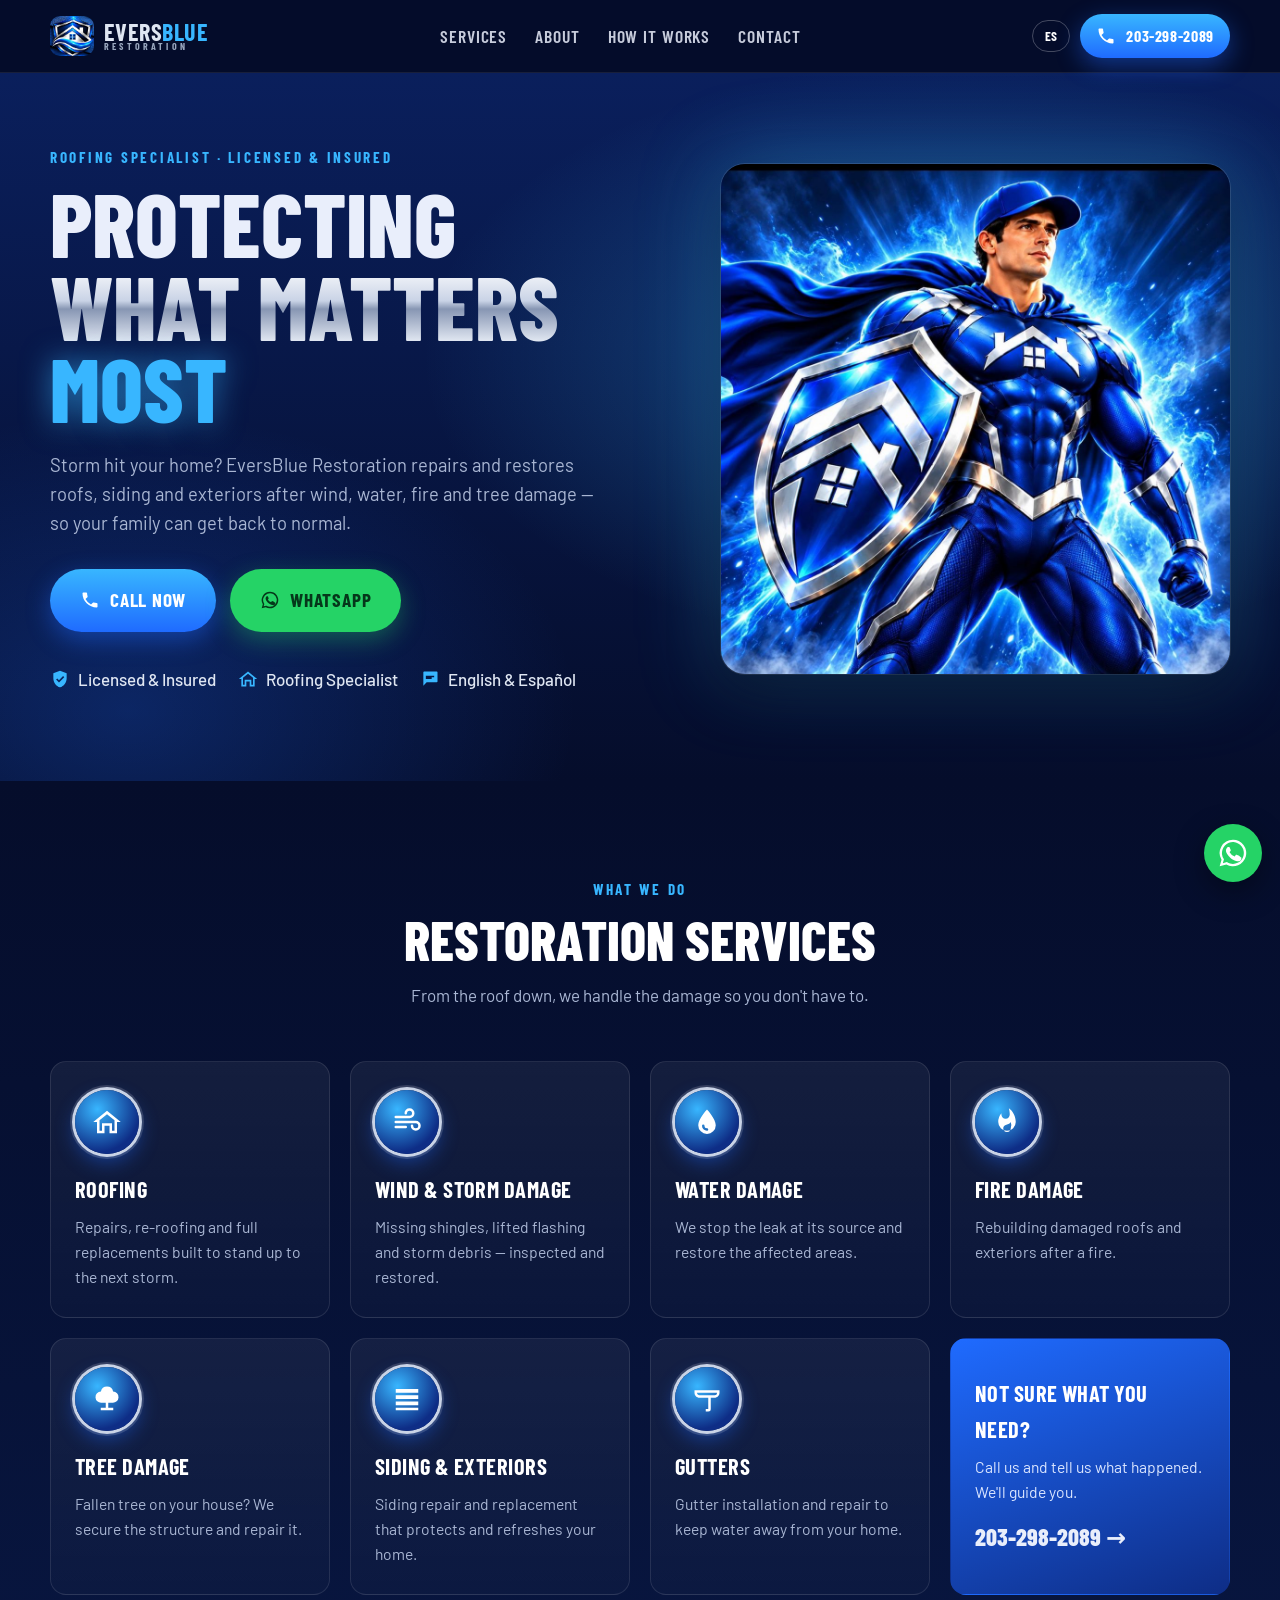
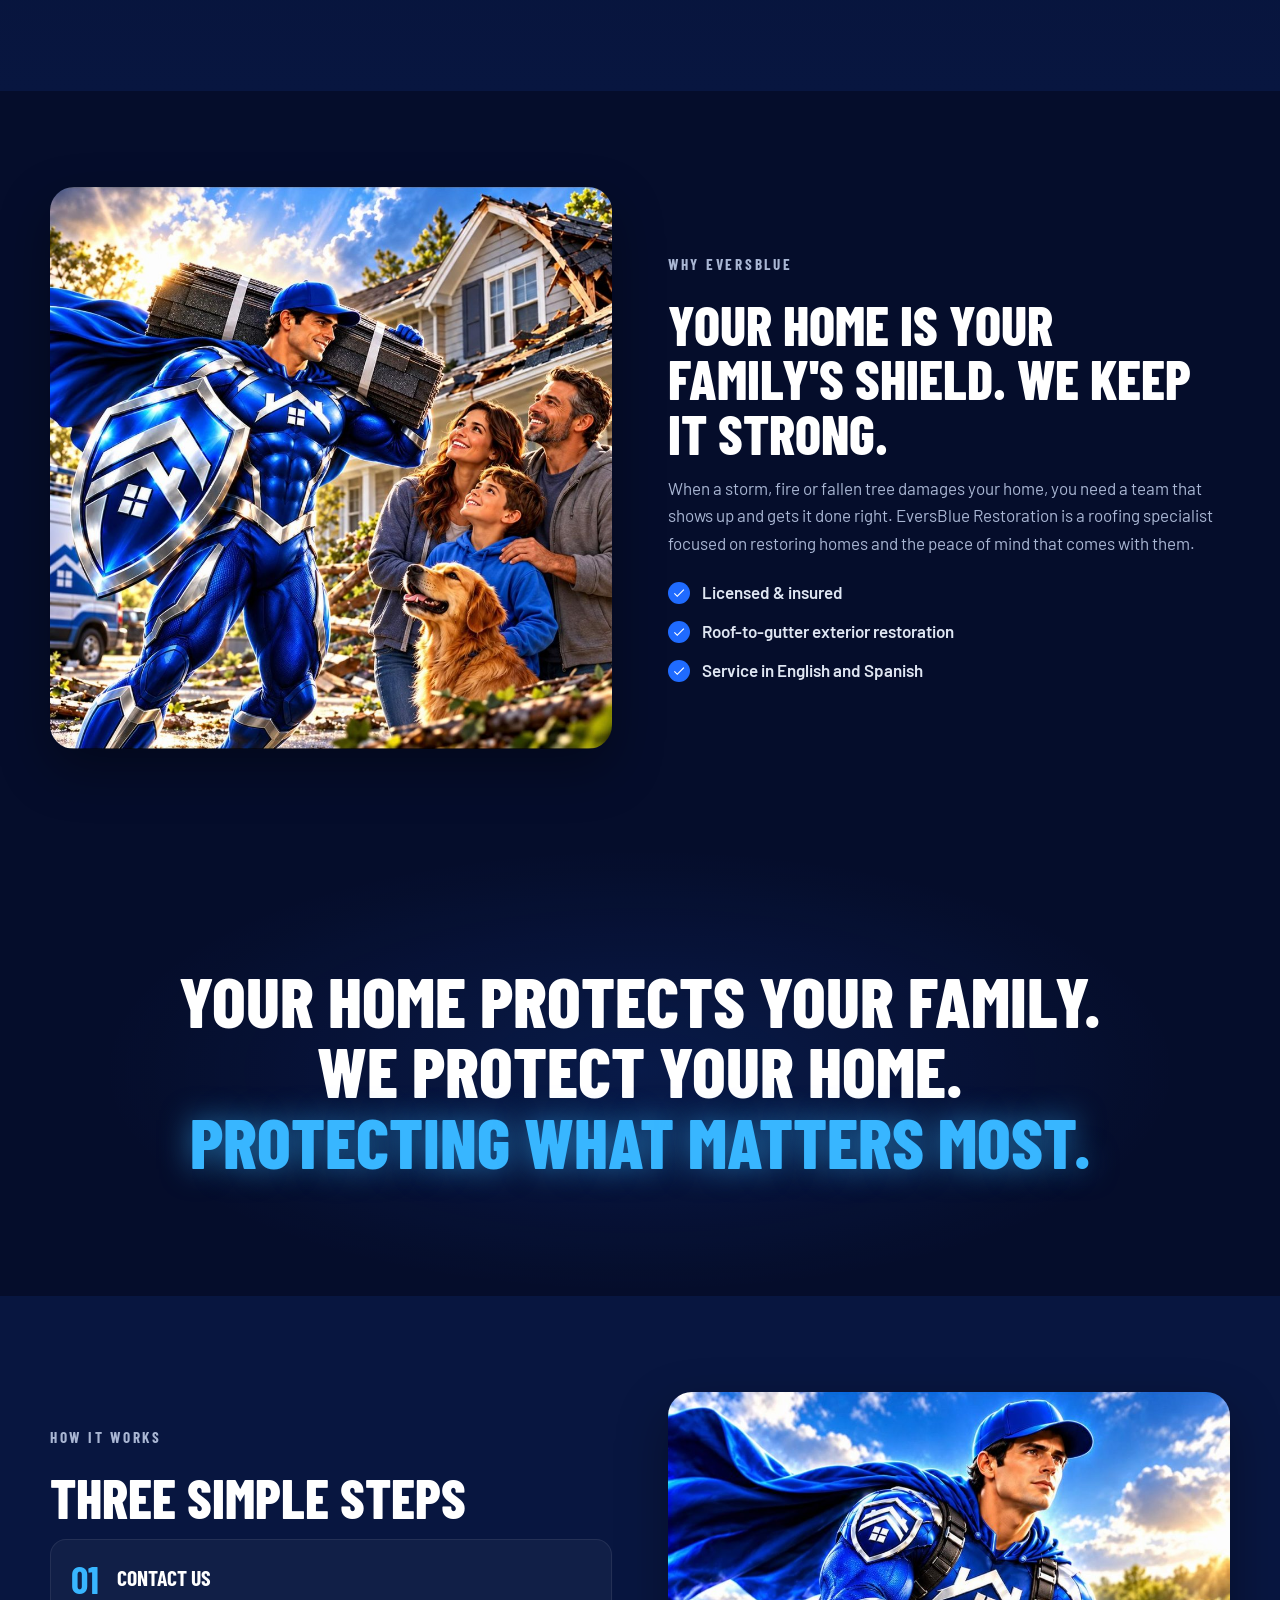
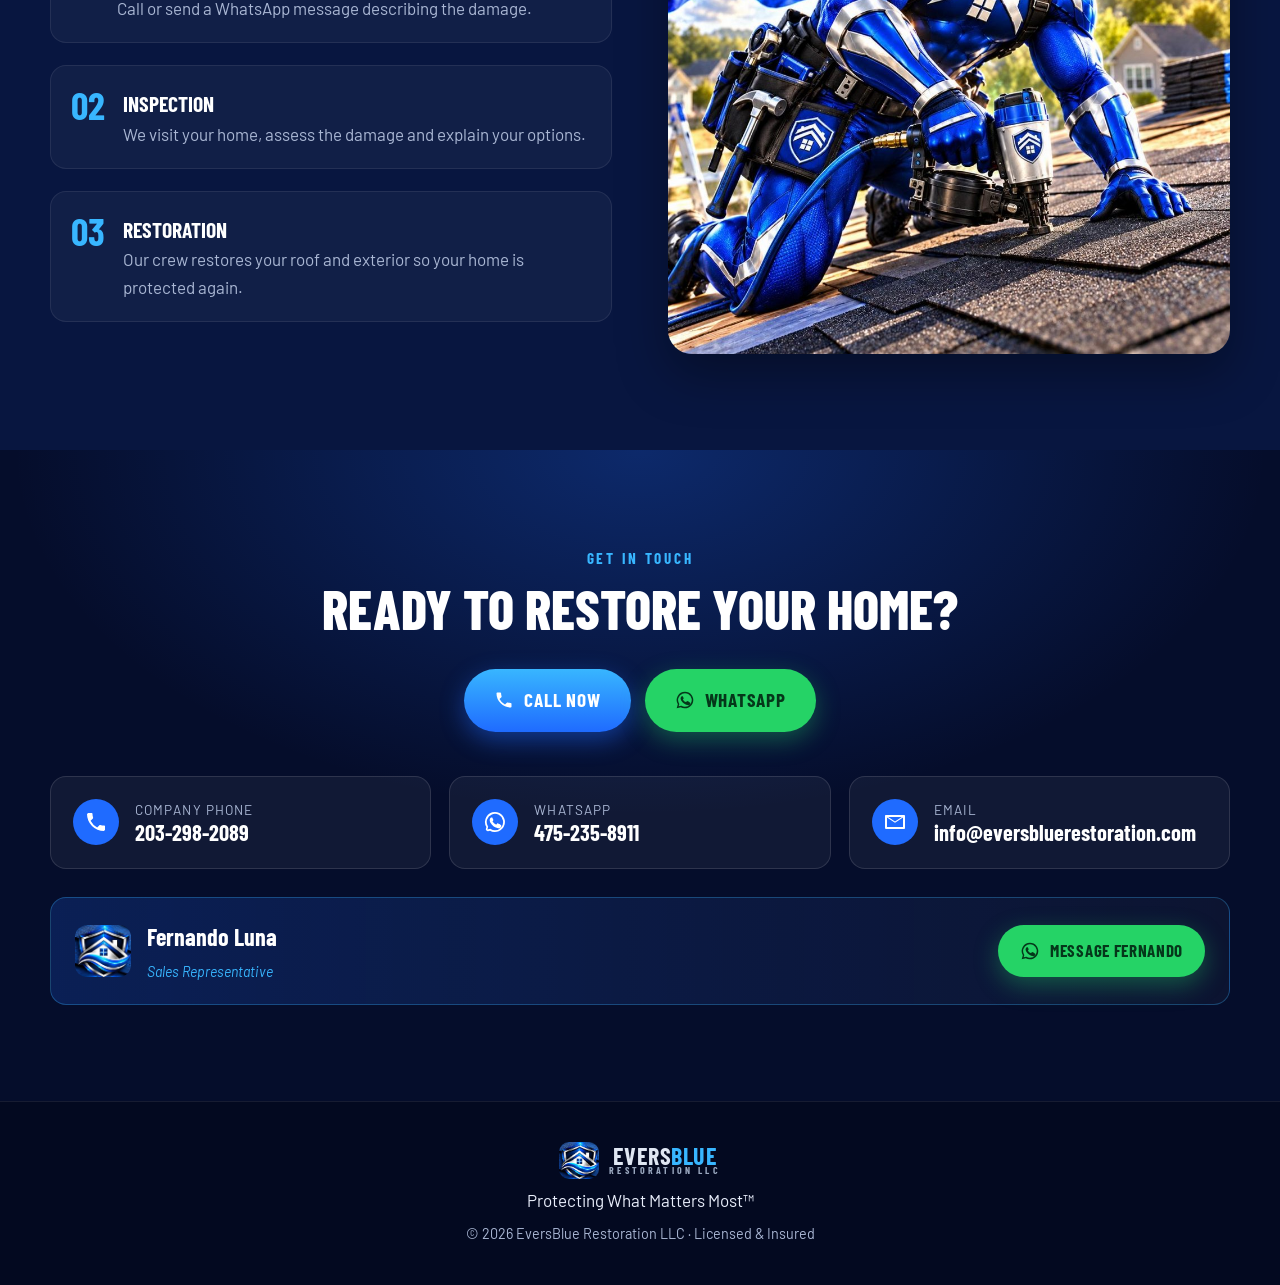
<file: index.html>
<!doctype html>
<html lang="en">
<head>
  <meta charset="utf-8">
  <meta name="viewport" content="width=device-width, initial-scale=1">
  <title data-en="EversBlue Restoration LLC | Roofing &amp; Storm Damage Restoration" data-es="EversBlue Restoration LLC | Techos y Restauración por Daños de Tormenta">EversBlue Restoration LLC | Roofing &amp; Storm Damage Restoration</title>
  <meta name="description" content="EversBlue Restoration LLC – Roofing specialist. Wind, water, fire and tree damage restoration, siding, exteriors and gutters. Licensed & Insured. Call 203-298-2089.">
  <meta name="theme-color" content="#0a1f5c">
  <link rel="icon" type="image/png" href="assets/favicon.png">
  <!-- Open Graph (vista previa al compartir en WhatsApp / Facebook) -->
  <meta property="og:title" content="EversBlue Restoration LLC – Protecting What Matters Most">
  <meta property="og:description" content="Roofing specialist · Wind, water, fire & tree damage · Siding & gutters. Licensed & Insured.">
  <meta property="og:image" content="https://mapj20.github.io/eversblue/assets/img/og.jpg">
  <meta property="og:image:width" content="1200">
  <meta property="og:image:height" content="628">
  <meta property="og:url" content="https://mapj20.github.io/eversblue/">
  <meta property="og:type" content="website">
  <meta name="twitter:card" content="summary_large_image">

  <link rel="preconnect" href="https://fonts.googleapis.com">
  <link rel="preconnect" href="https://fonts.gstatic.com" crossorigin>
  <link href="https://fonts.googleapis.com/css2?family=Barlow+Condensed:wght@600;700;800&family=Barlow:wght@400;500;600&display=swap" rel="stylesheet">
  <link rel="stylesheet" href="styles.css">

  <!-- Datos estructurados para Google (negocio local) -->
  <script type="application/ld+json">
  {
    "@context": "https://schema.org",
    "@type": "RoofingContractor",
    "name": "EversBlue Restoration LLC",
    "slogan": "Protecting What Matters Most",
    "telephone": "+1-203-298-2089",
    "email": "info@eversbluerestoration.com",
    "url": "https://www.eversbluerestoration.com",
    "image": "https://www.eversbluerestoration.com/assets/img/og.jpg"
  }
  </script>
</head>
<body>

<a class="skip-link" href="#main" data-en="Skip to content" data-es="Saltar al contenido">Skip to content</a>

<!-- ============ HEADER ============ -->
<header class="header" id="top">
  <div class="container header__inner">
    <a href="#top" class="brand" aria-label="EversBlue Restoration – inicio">
      <img src="assets/img/logo.jpg" alt="" width="44" height="40">
      <span class="brand__text"><b>EVERS</b><b class="blue">BLUE</b><small>RESTORATION</small></span>
    </a>
    <nav class="nav" id="nav">
      <a href="#services" data-en="Services" data-es="Servicios">Services</a>
      <a href="#about" data-en="About" data-es="Nosotros">About</a>
      <a href="#process" data-en="How it works" data-es="Cómo trabajamos">How it works</a>
      <a href="#contact" data-en="Contact" data-es="Contacto">Contact</a>
    </nav>
    <div class="header__actions">
      <button class="lang" id="langBtn" type="button" aria-label="Cambiar idioma / Change language">ES</button>
      <a class="btn btn--sm btn--primary" href="tel:+12032982089" aria-label="Call 203-298-2089" data-aria-en="Call 203-298-2089" data-aria-es="Llamar al 203-298-2089">
        <svg class="ico" viewBox="0 0 24 24" aria-hidden="true"><use href="#i-phone"/></svg><span>203-298-2089</span>
      </a>
      <button class="menu-toggle" id="menuBtn" aria-label="Menú" aria-expanded="false"><span></span><span></span><span></span></button>
    </div>
  </div>
</header>

<main id="main">
<!-- ============ HERO ============ -->
<section class="hero">
  <div class="hero__bg" aria-hidden="true"></div>
  <div class="container hero__grid">
    <div class="hero__copy">
      <p class="eyebrow rise" style="--i:0" data-en="Roofing Specialist · Licensed &amp; Insured" data-es="Especialistas en techos · Con licencia y asegurados">Roofing Specialist · Licensed &amp; Insured</p>
      <h1>
        <span class="rise" style="--i:1" data-en="Protecting" data-es="Protegiendo">Protecting</span>
        <span class="metal rise" style="--i:2" data-en="What Matters" data-es="Lo Que Más">What Matters</span>
        <span class="glow rise" style="--i:3" data-en="Most" data-es="Importa">Most</span>
      </h1>
      <p class="lead rise" style="--i:4" data-en="Storm hit your home? EversBlue Restoration repairs and restores roofs, siding and exteriors after wind, water, fire and tree damage — so your family can get back to normal." data-es="¿La tormenta afectó su casa? EversBlue Restoration repara y restaura techos, revestimientos y exteriores dañados por viento, agua, fuego o árboles, para que su familia vuelva a la normalidad.">Storm hit your home? EversBlue Restoration repairs and restores roofs, siding and exteriors after wind, water, fire and tree damage — so your family can get back to normal.</p>
      <div class="hero__cta rise" style="--i:5">
        <a class="btn btn--primary btn--lg" href="tel:+12032982089">
          <svg class="ico" viewBox="0 0 24 24"><use href="#i-phone"/></svg>
          <span data-en="Call Now" data-es="Llame Ahora">Call Now</span>
        </a>
        <a class="btn btn--wa btn--lg" href="https://wa.me/14752358911" target="_blank" rel="noopener">
          <svg class="ico" viewBox="0 0 24 24"><use href="#i-wa"/></svg>
          <span>WhatsApp</span>
        </a>
      </div>
      <ul class="badges rise" style="--i:6">
        <li><svg class="ico" viewBox="0 0 24 24"><use href="#i-shield"/></svg><span data-en="Licensed &amp; Insured" data-es="Con licencia y seguro">Licensed &amp; Insured</span></li>
        <li><svg class="ico" viewBox="0 0 24 24"><use href="#i-roof"/></svg><span data-en="Roofing Specialist" data-es="Especialistas en techos">Roofing Specialist</span></li>
        <li><svg class="ico" viewBox="0 0 24 24"><use href="#i-chat"/></svg><span data-en="English &amp; Español" data-es="Inglés y Español">English &amp; Español</span></li>
      </ul>
    </div>
    <div class="hero__img rise" style="--i:3">
      <img src="assets/img/hero.jpg" alt="EversBlue Restoration hero with shield" width="1100" height="1126">
    </div>
  </div>
</section>

<!-- ============ SERVICES ============ -->
<section class="section services" id="services">
  <div class="container">
    <header class="section__head reveal">
      <p class="eyebrow" data-en="What we do" data-es="Lo que hacemos">What we do</p>
      <h2 data-en="Restoration services" data-es="Servicios de restauración">Restoration services</h2>
      <p data-en="From the roof down, we handle the damage so you don't have to." data-es="Desde el techo hacia abajo, nos encargamos del daño para que usted no tenga que hacerlo.">From the roof down, we handle the damage so you don't have to.</p>
    </header>
    <div class="grid">
      <article class="card reveal"><div class="card__icon"><svg viewBox="0 0 24 24"><use href="#i-roof"/></svg></div>
        <h3 data-en="Roofing" data-es="Techos">Roofing</h3>
        <p data-en="Repairs, re-roofing and full replacements built to stand up to the next storm." data-es="Reparaciones, re-techado y reemplazos completos, listos para la próxima tormenta.">Repairs, re-roofing and full replacements built to stand up to the next storm.</p></article>
      <article class="card reveal"><div class="card__icon"><svg viewBox="0 0 24 24"><use href="#i-wind"/></svg></div>
        <h3 data-en="Wind &amp; Storm Damage" data-es="Daños por viento y tormenta">Wind &amp; Storm Damage</h3>
        <p data-en="Missing shingles, lifted flashing and storm debris — inspected and restored." data-es="Tejas arrancadas, tapajuntas levantados y escombros — inspeccionados y restaurados.">Missing shingles, lifted flashing and storm debris — inspected and restored.</p></article>
      <article class="card reveal"><div class="card__icon"><svg viewBox="0 0 24 24"><use href="#i-drop"/></svg></div>
        <h3 data-en="Water Damage" data-es="Daños por agua">Water Damage</h3>
        <p data-en="We stop the leak at its source and restore the affected areas." data-es="Detenemos la filtración en su origen y restauramos las áreas afectadas.">We stop the leak at its source and restore the affected areas.</p></article>
      <article class="card reveal"><div class="card__icon"><svg viewBox="0 0 24 24"><use href="#i-fire"/></svg></div>
        <h3 data-en="Fire Damage" data-es="Daños por fuego">Fire Damage</h3>
        <p data-en="Rebuilding damaged roofs and exteriors after a fire." data-es="Reconstrucción de techos y exteriores dañados por incendio.">Rebuilding damaged roofs and exteriors after a fire.</p></article>
      <article class="card reveal"><div class="card__icon"><svg viewBox="0 0 24 24"><use href="#i-tree"/></svg></div>
        <h3 data-en="Tree Damage" data-es="Daños por árboles">Tree Damage</h3>
        <p data-en="Fallen tree on your house? We secure the structure and repair it." data-es="¿Le cayó un árbol a su casa? Aseguramos la estructura y la reparamos.">Fallen tree on your house? We secure the structure and repair it.</p></article>
      <article class="card reveal"><div class="card__icon"><svg viewBox="0 0 24 24"><use href="#i-siding"/></svg></div>
        <h3 data-en="Siding &amp; Exteriors" data-es="Revestimiento y exteriores">Siding &amp; Exteriors</h3>
        <p data-en="Siding repair and replacement that protects and refreshes your home." data-es="Reparación y reemplazo de revestimiento que protege y renueva su casa.">Siding repair and replacement that protects and refreshes your home.</p></article>
      <article class="card reveal"><div class="card__icon"><svg viewBox="0 0 24 24"><use href="#i-gutter"/></svg></div>
        <h3 data-en="Gutters" data-es="Canaletas">Gutters</h3>
        <p data-en="Gutter installation and repair to keep water away from your home." data-es="Instalación y reparación de canaletas para alejar el agua de su casa.">Gutter installation and repair to keep water away from your home.</p></article>
      <a class="card card--cta reveal" href="tel:+12032982089">
        <h3 data-en="Not sure what you need?" data-es="¿No sabe qué necesita?">Not sure what you need?</h3>
        <p data-en="Call us and tell us what happened. We'll guide you." data-es="Llámenos y cuéntenos qué pasó. Le orientamos.">Call us and tell us what happened. We'll guide you.</p>
        <span class="card__link">203-298-2089 →</span>
      </a>
    </div>
  </div>
</section>

<!-- ============ ABOUT ============ -->
<section class="section about" id="about">
  <div class="container split">
    <div class="split__img reveal"><img src="assets/img/familia.jpg" alt="EversBlue hero carrying shingles to a family's storm-damaged home" loading="lazy" width="1000" height="1019"></div>
    <div class="split__copy reveal">
      <p class="eyebrow" data-en="Why EversBlue" data-es="Por qué EversBlue">Why EversBlue</p>
      <h2 data-en="Your home is your family's shield. We keep it strong." data-es="Su casa es el escudo de su familia. Nosotros la mantenemos fuerte.">Your home is your family's shield. We keep it strong.</h2>
      <p data-en="When a storm, fire or fallen tree damages your home, you need a team that shows up and gets it done right. EversBlue Restoration is a roofing specialist focused on restoring homes and the peace of mind that comes with them." data-es="Cuando una tormenta, un incendio o un árbol caído daña su casa, necesita un equipo que llegue y haga bien el trabajo. EversBlue Restoration es especialista en techos, enfocado en restaurar hogares y la tranquilidad que viene con ellos.">When a storm, fire or fallen tree damages your home, you need a team that shows up and gets it done right. EversBlue Restoration is a roofing specialist focused on restoring homes and the peace of mind that comes with them.</p>
      <ul class="checks">
        <li data-en="Licensed &amp; insured" data-es="Con licencia y asegurados">Licensed &amp; insured</li>
        <li data-en="Roof-to-gutter exterior restoration" data-es="Restauración exterior completa, del techo a las canaletas">Roof-to-gutter exterior restoration</li>
        <li data-en="Service in English and Spanish" data-es="Atención en inglés y español">Service in English and Spanish</li>
      </ul>
    </div>
  </div>
</section>

<!-- ============ LEMA (las palabras se encienden al hacer scroll) ============ -->
<section class="tagline">
  <div class="container">
    <p class="tagline__text" id="tagline">
      <span class="line" data-en="Your home protects your family." data-es="Su casa protege a su familia.">Your home protects your family.</span>
      <span class="line" data-en="We protect your home." data-es="Nosotros protegemos su casa.">We protect your home.</span>
      <span class="line line--glow" data-en="Protecting what matters most." data-es="Protegiendo lo que más importa.">Protecting what matters most.</span>
    </p>
  </div>
</section>

<!-- ============ PROCESS ============ -->
<section class="section process" id="process">
  <div class="container split split--rev">
    <div class="split__img reveal"><img src="assets/img/techo.jpg" alt="EversBlue roofer installing shingles" loading="lazy" width="1000" height="1021"></div>
    <div class="split__copy reveal">
      <p class="eyebrow" data-en="How it works" data-es="Cómo trabajamos">How it works</p>
      <h2 data-en="Three simple steps" data-es="Tres pasos simples">Three simple steps</h2>
      <ol class="steps">
        <li><b>01</b><div><h3 data-en="Contact us" data-es="Contáctenos">Contact us</h3><p data-en="Call or send a WhatsApp message describing the damage." data-es="Llame o envíe un WhatsApp describiendo el daño.">Call or send a WhatsApp message describing the damage.</p></div></li>
        <li><b>02</b><div><h3 data-en="Inspection" data-es="Inspección">Inspection</h3><p data-en="We visit your home, assess the damage and explain your options." data-es="Visitamos su casa, evaluamos el daño y le explicamos sus opciones.">We visit your home, assess the damage and explain your options.</p></div></li>
        <li><b>03</b><div><h3 data-en="Restoration" data-es="Restauración">Restoration</h3><p data-en="Our crew restores your roof and exterior so your home is protected again." data-es="Nuestro equipo restaura su techo y exterior para que su casa vuelva a estar protegida.">Our crew restores your roof and exterior so your home is protected again.</p></div></li>
      </ol>
    </div>
  </div>
</section>

<!-- ============ CONTACT ============ -->
<section class="section contact" id="contact">
  <div class="container">
    <header class="section__head reveal">
      <p class="eyebrow" data-en="Get in touch" data-es="Contáctenos">Get in touch</p>
      <h2 data-en="Ready to restore your home?" data-es="¿Listo para restaurar su casa?">Ready to restore your home?</h2>
    </header>
    <div class="hero__cta contact__cta reveal">
      <a class="btn btn--primary btn--lg" href="tel:+12032982089">
        <svg class="ico" viewBox="0 0 24 24"><use href="#i-phone"/></svg>
        <span data-en="Call Now" data-es="Llame Ahora">Call Now</span>
      </a>
      <a class="btn btn--wa btn--lg" href="https://wa.me/14752358911" target="_blank" rel="noopener">
        <svg class="ico" viewBox="0 0 24 24"><use href="#i-wa"/></svg>
        <span>WhatsApp</span>
      </a>
    </div>
    <div class="contact__grid">
      <a class="contact__item reveal" href="tel:+12032982089">
        <svg class="ico" viewBox="0 0 24 24"><use href="#i-phone"/></svg>
        <span><small data-en="Company phone" data-es="Teléfono de la empresa">Company phone</small><b>203-298-2089</b></span></a>
      <a class="contact__item reveal" href="https://wa.me/14752358911" target="_blank" rel="noopener">
        <svg class="ico" viewBox="0 0 24 24"><use href="#i-wa"/></svg>
        <span><small>WhatsApp</small><b>475-235-8911</b></span></a>
      <a class="contact__item reveal" href="mailto:info@eversbluerestoration.com">
        <svg class="ico" viewBox="0 0 24 24"><use href="#i-mail"/></svg>
        <span><small>Email</small><b>info@eversbluerestoration.com</b></span></a>
    </div>
    <div class="rep reveal">
      <img src="assets/img/logo.jpg" alt="" width="56" height="52">
      <div><b>Fernando Luna</b><small data-en="Sales Representative" data-es="Representante de ventas">Sales Representative</small></div>
      <a class="btn btn--wa" href="https://wa.me/14752358911?text=Hi%20Fernando%2C%20I%20need%20help%20with%20my%20home." target="_blank" rel="noopener">
        <svg class="ico" viewBox="0 0 24 24"><use href="#i-wa"/></svg><span data-en="Message Fernando" data-es="Escribir a Fernando">Message Fernando</span></a>
    </div>
  </div>
</section>
</main>

<!-- ============ FOOTER ============ -->
<footer class="footer">
  <div class="container footer__inner">
    <div class="brand"><img src="assets/img/logo.jpg" alt="" width="40" height="36">
      <span class="brand__text"><b>EVERS</b><b class="blue">BLUE</b><small>RESTORATION LLC</small></span></div>
    <p>Protecting What Matters Most™</p>
    <p class="muted">© <span id="year">2026</span> EversBlue Restoration LLC · <span data-en="Licensed &amp; Insured" data-es="Con licencia y asegurados">Licensed &amp; Insured</span></p>
  </div>
</footer>

<!-- Botón flotante WhatsApp -->
<a class="wa-float" href="https://wa.me/14752358911" target="_blank" rel="noopener" aria-label="WhatsApp">
  <svg viewBox="0 0 24 24"><use href="#i-wa"/></svg>
</a>

<!-- ============ ICONOS SVG ============ -->
<svg width="0" height="0" style="position:absolute" aria-hidden="true">
  <symbol id="i-phone" viewBox="0 0 24 24"><path fill="currentColor" d="M6.6 10.8a15.1 15.1 0 0 0 6.6 6.6l2.2-2.2c.3-.3.7-.4 1-.2 1.1.4 2.3.6 3.6.6.6 0 1 .4 1 1V20c0 .6-.4 1-1 1A17 17 0 0 1 3 4c0-.6.4-1 1-1h3.5c.6 0 1 .4 1 1 0 1.3.2 2.5.6 3.6.1.3 0 .7-.2 1z"/></symbol>
  <symbol id="i-wa" viewBox="0 0 24 24"><path fill="currentColor" d="M12 2a10 10 0 0 0-8.6 15.1L2 22l5-1.3A10 10 0 1 0 12 2zm0 18.2c-1.5 0-3-.4-4.3-1.2l-.3-.2-3 .8.8-2.9-.2-.3A8.2 8.2 0 1 1 12 20.2zm4.5-6.1c-.2-.1-1.5-.7-1.7-.8-.2-.1-.4-.1-.6.1l-.8 1c-.1.2-.3.2-.5.1a6.7 6.7 0 0 1-3.3-2.9c-.3-.4.3-.4.7-1.4.1-.2 0-.3 0-.5l-.8-1.8c-.2-.5-.4-.4-.6-.4h-.5c-.2 0-.5.1-.7.3-.2.3-1 1-1 2.4s1 2.8 1.2 3c.1.2 2 3.1 4.9 4.3 1.8.8 2.5.8 3.4.7.6-.1 1.7-.7 1.9-1.4.2-.7.2-1.2.2-1.4-.1-.1-.3-.2-.5-.3z"/></symbol>
  <symbol id="i-mail" viewBox="0 0 24 24"><path fill="currentColor" d="M3 5h18c.6 0 1 .4 1 1v12c0 .6-.4 1-1 1H3a1 1 0 0 1-1-1V6c0-.6.4-1 1-1zm1 2.4V17h16V7.4l-8 5.3-8-5.3zM5.2 7 12 11.5 18.8 7H5.2z"/></symbol>
  <symbol id="i-shield" viewBox="0 0 24 24"><path fill="currentColor" d="M12 2 4 5v6c0 5 3.4 9.7 8 11 4.6-1.3 8-6 8-11V5l-8-3zm-1.2 14.2-3.5-3.5 1.4-1.4 2.1 2.1 4.9-4.9 1.4 1.4-6.3 6.3z"/></symbol>
  <symbol id="i-chat" viewBox="0 0 24 24"><path fill="currentColor" d="M4 3h16c.6 0 1 .4 1 1v11c0 .6-.4 1-1 1H8l-4 4V4c0-.6.4-1 1-1zm3 5v2h10V8H7zm0 4h7v-2H7v2z"/></symbol>
  <symbol id="i-roof" viewBox="0 0 24 24"><path fill="currentColor" d="M12 3 1 12h3v9h6v-6h4v6h6v-9h3L12 3zm0 2.7 6 4.9V19h-2v-6H8v6H6v-8.4l6-4.9z"/></symbol>
  <symbol id="i-wind" viewBox="0 0 24 24"><path fill="none" stroke="currentColor" stroke-width="2" stroke-linecap="round" d="M3 8h11a3 3 0 1 0-3-3M3 12h16a3 3 0 1 1-3 3M3 16h8"/></symbol>
  <symbol id="i-drop" viewBox="0 0 24 24"><path fill="currentColor" d="M12 2s7 7.6 7 12.5A7 7 0 0 1 5 14.5C5 9.6 12 2 12 2zm-3 12a1 1 0 0 0-1 1 4 4 0 0 0 4 4 1 1 0 0 0 0-2 2 2 0 0 1-2-2 1 1 0 0 0-1-1z"/></symbol>
  <symbol id="i-fire" viewBox="0 0 24 24"><path fill="currentColor" d="M13.5 1s.7 2.6.7 4.7c0 2-1.3 3.6-3.3 3.6S7.5 7.7 7.5 5.7V5A10.5 10.5 0 0 0 5 12a7 7 0 0 0 14 0c0-4.5-2.2-8.6-5.5-11zM12 20a3 3 0 0 1-3-3c0-1.5 1-2.6 2.5-2.9 1.5-.3 3-1 3.5-2.2a7 7 0 0 1 0 5.1A3 3 0 0 1 12 20z"/></symbol>
  <symbol id="i-tree" viewBox="0 0 24 24"><path fill="currentColor" d="M12 2a5 5 0 0 0-4.9 4A4.5 4.5 0 0 0 7.5 15H11v4H7v2h10v-2h-4v-4h3.5a4.5 4.5 0 0 0 .4-9A5 5 0 0 0 12 2z"/></symbol>
  <symbol id="i-siding" viewBox="0 0 24 24"><path fill="currentColor" d="M3 4h18v3H3V4zm0 5h18v3H3V9zm0 5h18v3H3v-3zm0 5h18v2H3v-2z"/></symbol>
  <symbol id="i-gutter" viewBox="0 0 24 24"><path fill="currentColor" d="M2 5h20v2c0 2.2-1.8 4-4 4h-3v9a2 2 0 0 1-2 2h-2v-2h2v-9H6c-2.2 0-4-1.8-4-4V5zm2 2c0 1.1.9 2 2 2h12a2 2 0 0 0 2-2H4z"/></symbol>
</svg>

<script src="script.js"></script>
</body>
</html>
</file>
<file: styles.css>
/* ===== EversBlue Restoration – Landing ===== */
:root{
  --navy-900:#050d2b;
  --navy-800:#0a1f5c;
  --navy-700:#0e2d86;
  --blue:#1f6bff;
  --blue-bright:#38b6ff;
  --silver:#dfe6f2;
  --silver-dark:#9aa8bf;
  --white:#ffffff;
  --wa:#25d366;
  --text:#e9eefb;
  --muted:#a9b6d3;
  --radius:16px;
  --shadow:0 20px 50px rgba(0,0,0,.35);
  --head:"Barlow Condensed",system-ui,sans-serif;
  --body:"Barlow",system-ui,sans-serif;
  --ease:cubic-bezier(.32,.72,0,1);
}
*{box-sizing:border-box;margin:0;padding:0}
html{scroll-behavior:smooth;scroll-padding-top:80px}
body{font-family:var(--body);background:var(--navy-900);color:var(--text);line-height:1.6;font-size:17px;overflow-x:hidden}
img{max-width:100%;height:auto;display:block}
a{color:inherit;text-decoration:none}
.container{width:min(1180px,100% - 32px);margin-inline:auto}
.ico{width:20px;height:20px;flex:none}

/* ---- Accesibilidad: saltar al contenido y foco visible ---- */
.skip-link{position:absolute;left:16px;top:-60px;z-index:100;background:var(--blue);color:#fff;font-family:var(--head);font-weight:700;letter-spacing:.04em;text-transform:uppercase;padding:10px 18px;border-radius:999px;transition:top .2s}
.skip-link:focus{top:12px}
:focus-visible{outline:2px solid var(--blue-bright);outline-offset:3px}

/* ---- Buttons ---- */
.btn{display:inline-flex;align-items:center;gap:10px;font-family:var(--head);font-weight:700;letter-spacing:.04em;text-transform:uppercase;border-radius:999px;padding:12px 22px;transition:transform .2s,box-shadow .2s,background .2s}
.btn:hover{transform:translateY(-2px)}
.btn:active{transform:scale(.98)}
.btn--primary{background:linear-gradient(180deg,var(--blue-bright),var(--blue));color:#fff;box-shadow:0 8px 24px rgba(31,107,255,.45)}
.btn--wa{background:var(--wa);color:#05371a;box-shadow:0 8px 24px rgba(37,211,102,.35)}
.btn--lg{font-size:1.2rem;padding:16px 30px}
.btn--sm{font-size:1rem;padding:9px 16px}

/* ---- Header ---- */
.header{position:sticky;top:0;z-index:50;background:rgba(5,13,43,.82);backdrop-filter:blur(12px);border-bottom:1px solid rgba(255,255,255,.08)}
.header__inner{display:flex;align-items:center;justify-content:space-between;gap:16px;height:72px}
.brand{display:flex;align-items:center;gap:10px}
.brand img{border-radius:10px}
.brand__text{font-family:var(--head);font-weight:800;font-size:1.5rem;line-height:.9;letter-spacing:.02em}
.brand__text b{color:var(--silver)}
.brand__text .blue{color:var(--blue-bright)}
.brand__text small{display:block;font-size:.62rem;letter-spacing:.32em;color:var(--silver-dark);font-weight:700}
.nav{display:flex;gap:28px;font-family:var(--head);font-weight:600;font-size:1.1rem;text-transform:uppercase;letter-spacing:.05em}
.nav a{opacity:.85;transition:opacity .2s,color .2s}
.nav a:hover,.nav a.is-active{opacity:1;color:var(--blue-bright)}
.header__actions{display:flex;align-items:center;gap:10px}
.lang{background:transparent;border:1px solid rgba(255,255,255,.25);color:#fff;border-radius:999px;padding:7px 12px;font-family:var(--head);font-weight:700;cursor:pointer}
.lang:hover{border-color:var(--blue-bright)}
.lang:active{transform:scale(.96)}
.menu-toggle{display:none;background:none;border:0;width:40px;height:40px;cursor:pointer;flex-direction:column;justify-content:center;gap:5px;padding:8px}
.menu-toggle span{display:block;height:2px;background:#fff;border-radius:2px;transition:transform .5s var(--ease),opacity .3s var(--ease)}
/* Las tres rayas se convierten en una X */
.menu-toggle[aria-expanded="true"] span:nth-child(1){transform:translateY(7px) rotate(45deg)}
.menu-toggle[aria-expanded="true"] span:nth-child(2){opacity:0;transform:scaleX(0)}
.menu-toggle[aria-expanded="true"] span:nth-child(3){transform:translateY(-7px) rotate(-45deg)}
body.menu-open{overflow:hidden}

/* ---- Hero ---- */
.hero{position:relative;padding:72px 0 88px;overflow:hidden}
.hero__bg{position:absolute;inset:0;background:
  radial-gradient(60% 60% at 75% 40%,rgba(56,182,255,.35),transparent 70%),
  radial-gradient(50% 60% at 10% 90%,rgba(31,107,255,.25),transparent 70%),
  linear-gradient(180deg,var(--navy-800),var(--navy-900))}
.hero__grid{position:relative;display:grid;grid-template-columns:1.1fr .9fr;gap:48px;align-items:center}
.eyebrow{font-family:var(--head);font-weight:700;text-transform:uppercase;letter-spacing:.18em;color:var(--blue-bright);font-size:.95rem;margin-bottom:12px}
.hero h1{font-family:var(--head);font-weight:800;text-transform:uppercase;line-height:.92;font-size:clamp(3rem,7vw,5.6rem);margin-bottom:22px}
.hero h1 span{display:block}
.metal{background:linear-gradient(180deg,#fff 0%,#c9d3e6 45%,#8796b3 55%,#eef3fb 100%);-webkit-background-clip:text;background-clip:text;color:transparent}
.glow{color:var(--blue-bright);text-shadow:0 0 30px rgba(56,182,255,.6)}
.lead{font-size:1.15rem;color:var(--muted);max-width:560px;margin-bottom:30px}
.hero__cta{display:flex;flex-wrap:wrap;gap:14px;margin-bottom:34px}
.badges{list-style:none;display:flex;flex-wrap:wrap;gap:10px 22px}
.badges li{display:flex;align-items:center;gap:8px;color:var(--silver);font-weight:500}
.badges .ico{color:var(--blue-bright)}
.hero__img img{border-radius:24px;box-shadow:var(--shadow),0 0 0 1px rgba(255,255,255,.12),0 0 80px rgba(56,182,255,.35);aspect-ratio:1/1;object-fit:cover;object-position:top}

/* ---- Sections ---- */
.section{padding:96px 0}
.section__head{text-align:center;max-width:680px;margin:0 auto 52px}
.section h2{font-family:var(--head);font-weight:800;text-transform:uppercase;font-size:clamp(2.2rem,4.5vw,3.4rem);line-height:1;margin-bottom:14px;color:#fff}
.section__head p:last-child{color:var(--muted)}

/* ---- Services ---- */
.services{background:linear-gradient(180deg,var(--navy-900),#081640)}
.grid{display:grid;grid-template-columns:repeat(4,1fr);gap:20px}
.card{position:relative;background:linear-gradient(180deg,rgba(255,255,255,.06),rgba(255,255,255,.02));border:1px solid rgba(255,255,255,.1);border-radius:var(--radius);padding:28px 24px;transition:transform .25s,border-color .25s,box-shadow .25s}
.card:hover{transform:translateY(-6px);border-color:rgba(56,182,255,.6);box-shadow:0 16px 40px rgba(31,107,255,.25)}
.card__icon{width:64px;height:64px;border-radius:50%;display:grid;place-items:center;margin-bottom:18px;
  background:radial-gradient(circle at 35% 30%,var(--blue-bright),var(--navy-700) 70%);
  box-shadow:0 0 0 3px #c9d3e6,0 0 0 5px rgba(255,255,255,.15),0 8px 20px rgba(31,107,255,.45)}
.card__icon svg{width:30px;height:30px;color:#fff}
.card h3{font-family:var(--head);font-weight:700;text-transform:uppercase;font-size:1.4rem;letter-spacing:.02em;margin-bottom:6px;color:#fff}
.card p{color:var(--muted);font-size:.98rem}
.card--cta{background:linear-gradient(160deg,var(--blue),var(--navy-700));border-color:transparent;display:flex;flex-direction:column;justify-content:center}
.card--cta:active{transform:translateY(-6px) scale(.98)}
.card--cta p{color:#dbe6ff}
.card__link{margin-top:14px;font-family:var(--head);font-weight:800;font-size:1.5rem}

/* ---- Split (about / process) ---- */
.split{display:grid;grid-template-columns:1fr 1fr;gap:56px;align-items:center}
.split--rev .split__img{order:2}
.split__img img{border-radius:24px;box-shadow:var(--shadow);aspect-ratio:1/1;object-fit:cover}
.split__copy > p{color:var(--muted);margin-bottom:22px}
.checks{list-style:none;display:grid;gap:12px}
.checks li{position:relative;padding-left:34px;font-weight:600;color:var(--silver)}
.checks li::before{content:"";position:absolute;left:0;top:3px;width:22px;height:22px;border-radius:50%;background:var(--blue) url("data:image/svg+xml,%3Csvg xmlns='http://www.w3.org/2000/svg' viewBox='0 0 24 24'%3E%3Cpath fill='white' d='M9 16.2 4.8 12l-1.4 1.4L9 19 21 7l-1.4-1.4z'/%3E%3C/svg%3E") center/14px no-repeat}
.process{background:#081640}
.steps{list-style:none;display:grid;gap:22px;margin-top:10px}
.steps li{display:flex;gap:18px;align-items:flex-start;padding:20px;border-radius:var(--radius);background:rgba(255,255,255,.04);border:1px solid rgba(255,255,255,.08)}
.steps b{font-family:var(--head);font-size:2.4rem;line-height:1;color:var(--blue-bright)}
.steps h3{font-family:var(--head);text-transform:uppercase;font-size:1.35rem;color:#fff}
.steps p{color:var(--muted)}

/* ---- Lema: cada palabra pasa de apagada a encendida al hacer scroll ---- */
.tagline{padding:120px 0;background:radial-gradient(60% 70% at 50% 50%,rgba(31,107,255,.14),transparent 70%),var(--navy-900)}
.tagline__text{font-family:var(--head);font-weight:800;text-transform:uppercase;font-size:clamp(2.4rem,6vw,4.4rem);line-height:1;max-width:1100px;margin-inline:auto;text-align:center}
.tagline__text .line{display:block;text-wrap:balance}
.word{color:rgba(233,238,251,.2);transition:color .7s var(--ease),text-shadow .7s var(--ease)}
.word.is-lit{color:var(--white)}
.line--glow .word.is-lit{color:var(--blue-bright);text-shadow:0 0 30px rgba(56,182,255,.6)}

/* ---- Contact ---- */
.contact{background:radial-gradient(70% 80% at 50% 0%,rgba(31,107,255,.3),transparent 70%),var(--navy-900)}
.contact__cta{justify-content:center;margin:-20px 0 44px}
.contact__grid{display:grid;grid-template-columns:repeat(3,1fr);gap:18px}
.contact__item{display:flex;align-items:center;gap:16px;padding:22px;border-radius:var(--radius);background:rgba(255,255,255,.05);border:1px solid rgba(255,255,255,.12);transition:border-color .2s,transform .2s;min-width:0}
.contact__item:hover{border-color:var(--blue-bright);transform:translateY(-3px)}
.contact__item:active{transform:scale(.98)}
.contact__item .ico{width:46px;height:46px;padding:11px;border-radius:50%;background:var(--blue);color:#fff}
.contact__item span{min-width:0}
.contact__item small{display:block;color:var(--muted);font-size:.85rem;text-transform:uppercase;letter-spacing:.08em}
.contact__item b{font-family:var(--head);font-size:1.4rem;color:#fff;overflow-wrap:anywhere;line-height:1.15;display:block}
.rep{margin-top:28px;display:flex;align-items:center;gap:16px;flex-wrap:wrap;padding:20px 24px;border-radius:var(--radius);background:linear-gradient(90deg,rgba(31,107,255,.2),rgba(255,255,255,.03));border:1px solid rgba(56,182,255,.3)}
.rep img{border-radius:12px}
.rep div{flex:1;min-width:160px}
.rep b{font-family:var(--head);font-size:1.5rem;display:block;color:#fff}
.rep small{color:var(--blue-bright);font-style:italic}

/* ---- Footer ---- */
.footer{padding:40px 0;border-top:1px solid rgba(255,255,255,.08);background:#030920}
.footer__inner{display:flex;flex-direction:column;align-items:center;gap:8px;text-align:center}
.footer .muted{color:var(--muted);font-size:.9rem}

/* ---- 404 ---- */
.notfound{position:relative;min-height:100vh;display:grid;place-items:center;padding:48px 16px;text-align:center;overflow:hidden}
.notfound__inner{position:relative;display:flex;flex-direction:column;align-items:center;gap:14px;max-width:560px}
.notfound__code{font-family:var(--head);font-weight:800;font-size:clamp(6rem,22vw,10rem);line-height:.9;margin-top:24px}
.notfound h1{font-family:var(--head);font-weight:800;text-transform:uppercase;font-size:clamp(2rem,6vw,3rem);line-height:1;color:#fff}
.notfound .lead{margin:0}
.notfound__text{color:var(--muted);margin-bottom:12px}
.notfound__call{color:var(--muted);margin-top:8px}
.notfound__call a{color:var(--blue-bright);font-weight:600}

/* ---- WhatsApp float ---- */
.wa-float{position:fixed;right:18px;bottom:18px;z-index:60;width:58px;height:58px;border-radius:50%;background:var(--wa);display:grid;place-items:center;box-shadow:0 10px 30px rgba(0,0,0,.4);animation:pulse 2.4s infinite;transition:opacity .3s,transform .3s}
.wa-float:active{transform:scale(.94)}
.wa-float.is-hidden{opacity:0;transform:scale(.6);pointer-events:none}
.wa-float svg{width:32px;height:32px;color:#fff}
@keyframes pulse{0%{box-shadow:0 0 0 0 rgba(37,211,102,.55)}70%{box-shadow:0 0 0 16px rgba(37,211,102,0)}100%{box-shadow:0 0 0 0 rgba(37,211,102,0)}}

/* ---- Reveal on scroll ---- */
.reveal{opacity:0;transform:translateY(48px);filter:blur(8px);transition:opacity .9s var(--ease),transform .9s var(--ease),filter .9s var(--ease)}
.reveal.is-visible{opacity:1;transform:none;filter:none}

/* ---- Entrada del héroe al cargar (línea a línea) ---- */
@keyframes rise{from{opacity:0;transform:translateY(40px)}to{opacity:1;transform:none}}
.hero .rise{animation:rise 1s var(--ease) both;animation-delay:calc(var(--i,0) * 110ms + 80ms)}

@media (prefers-reduced-motion:reduce){
  .reveal{opacity:1;transform:none;filter:none;transition:none}
  .hero .rise{animation:none}
  .word,.nav,.nav a,.menu-toggle span{transition:none}
  .wa-float{animation:none}
  html{scroll-behavior:auto}
}

/* ---- Responsive ---- */
@media (max-width:1024px){
  .grid{grid-template-columns:repeat(2,1fr)}
  .contact__grid{grid-template-columns:1fr}
}
@media (max-width:860px){
  /* Menú a pantalla completa: aparece con fundido y los enlaces suben en cascada */
  .nav{position:fixed;top:72px;left:0;right:0;height:calc(100dvh - 72px);flex-direction:column;gap:0;padding:16px 0;background:var(--navy-900);opacity:0;visibility:hidden;transition:opacity .5s var(--ease),visibility 0s .5s;z-index:-1;overflow-y:auto}
  .nav.open{opacity:1;visibility:visible;transition:opacity .5s var(--ease)}
  .nav a{padding:18px 24px;font-size:2rem;border-top:1px solid rgba(255,255,255,.06);transition:opacity .6s var(--ease),transform .6s var(--ease),color .2s}
  .nav:not(.open) a{opacity:0;transform:translateY(48px)}
  .nav.open a:nth-child(1){transition-delay:.1s}
  .nav.open a:nth-child(2){transition-delay:.15s}
  .nav.open a:nth-child(3){transition-delay:.2s}
  .nav.open a:nth-child(4){transition-delay:.25s}
  .nav.no-anim,.nav.no-anim a{transition:none}
  .menu-toggle{display:flex}
  .header__actions .btn span{display:none}
  .header__actions .btn{padding:10px}
  .hero{padding:40px 0 64px}
  .hero__grid,.split{grid-template-columns:1fr;gap:32px}
  .hero__img{max-width:420px;margin-inline:auto}
  .split--rev .split__img{order:0}
  .section{padding:72px 0}
}
@media (max-width:520px){
  body{font-size:16px}
  .grid{grid-template-columns:1fr}
  .brand__text{font-size:1.25rem}
  .hero__cta .btn{flex:1;justify-content:center;gap:8px;padding-inline:14px;font-size:1.1rem;white-space:nowrap}
}
</file>
